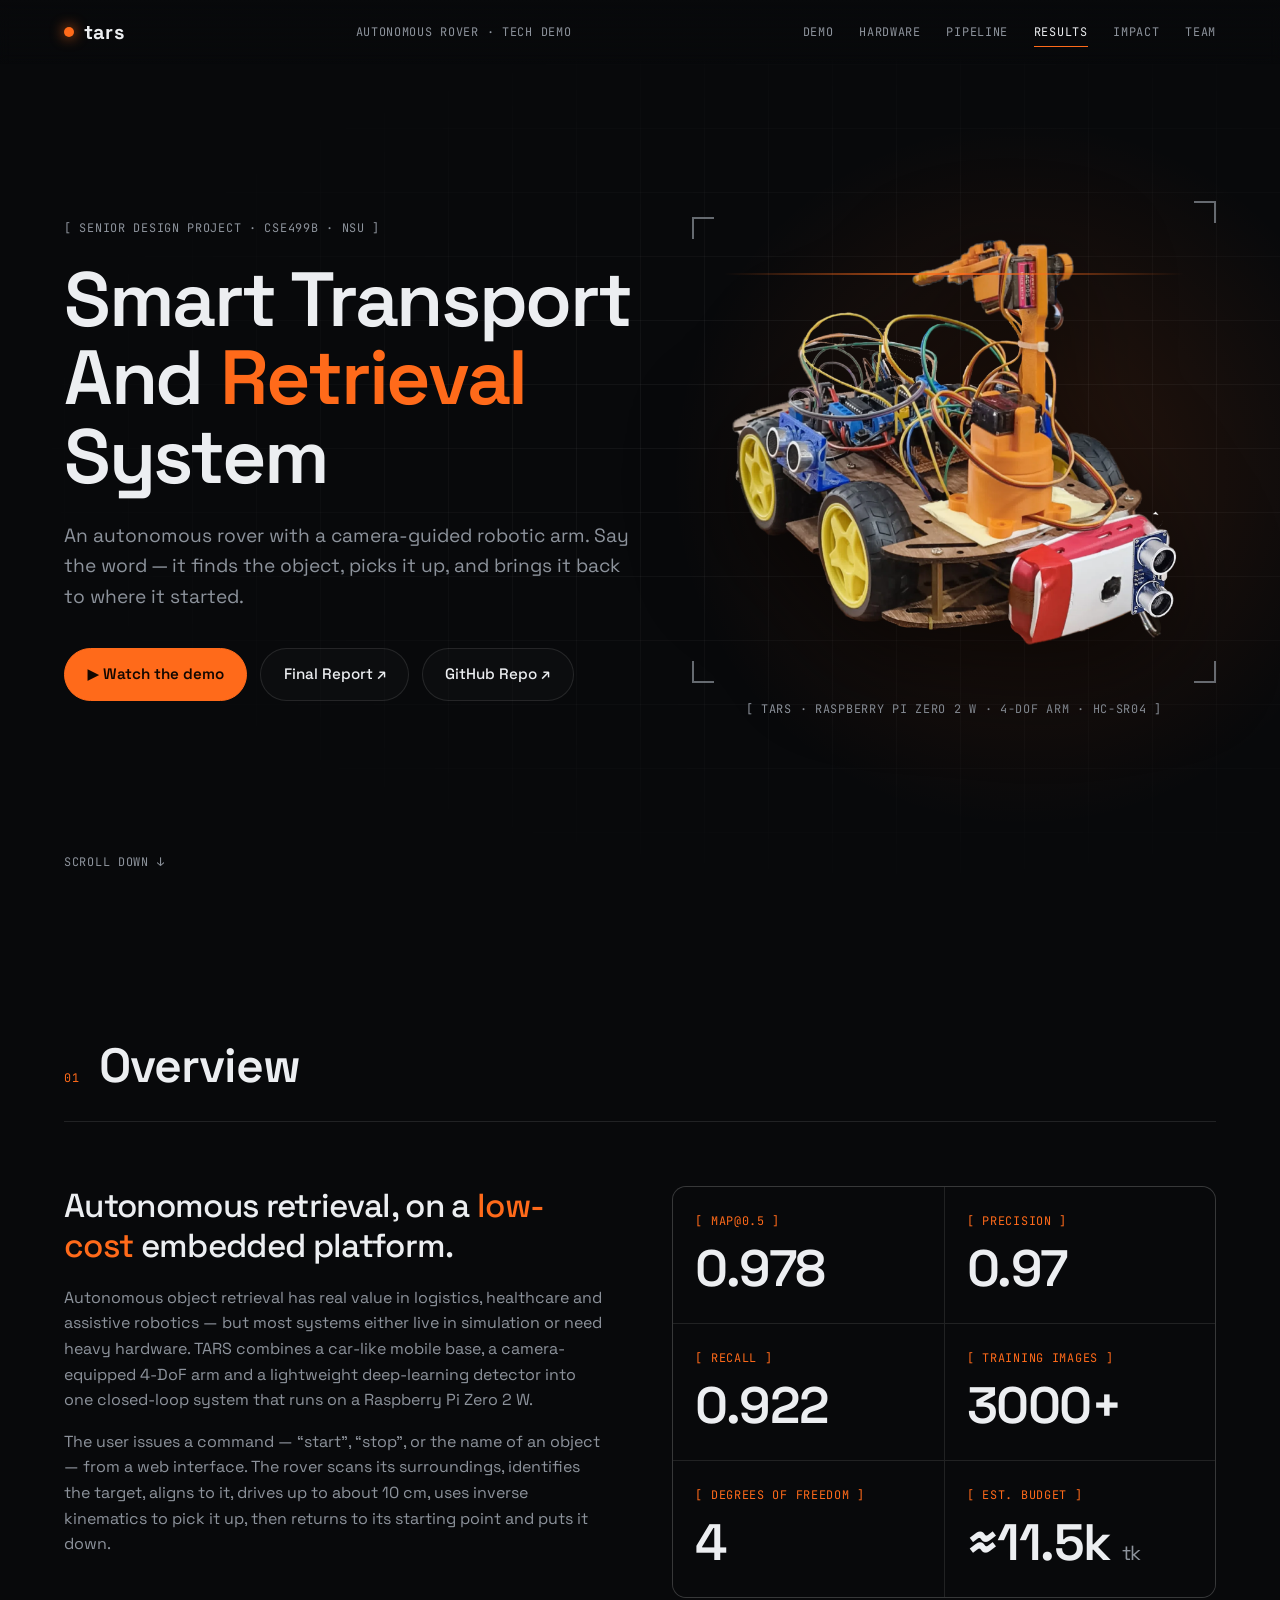
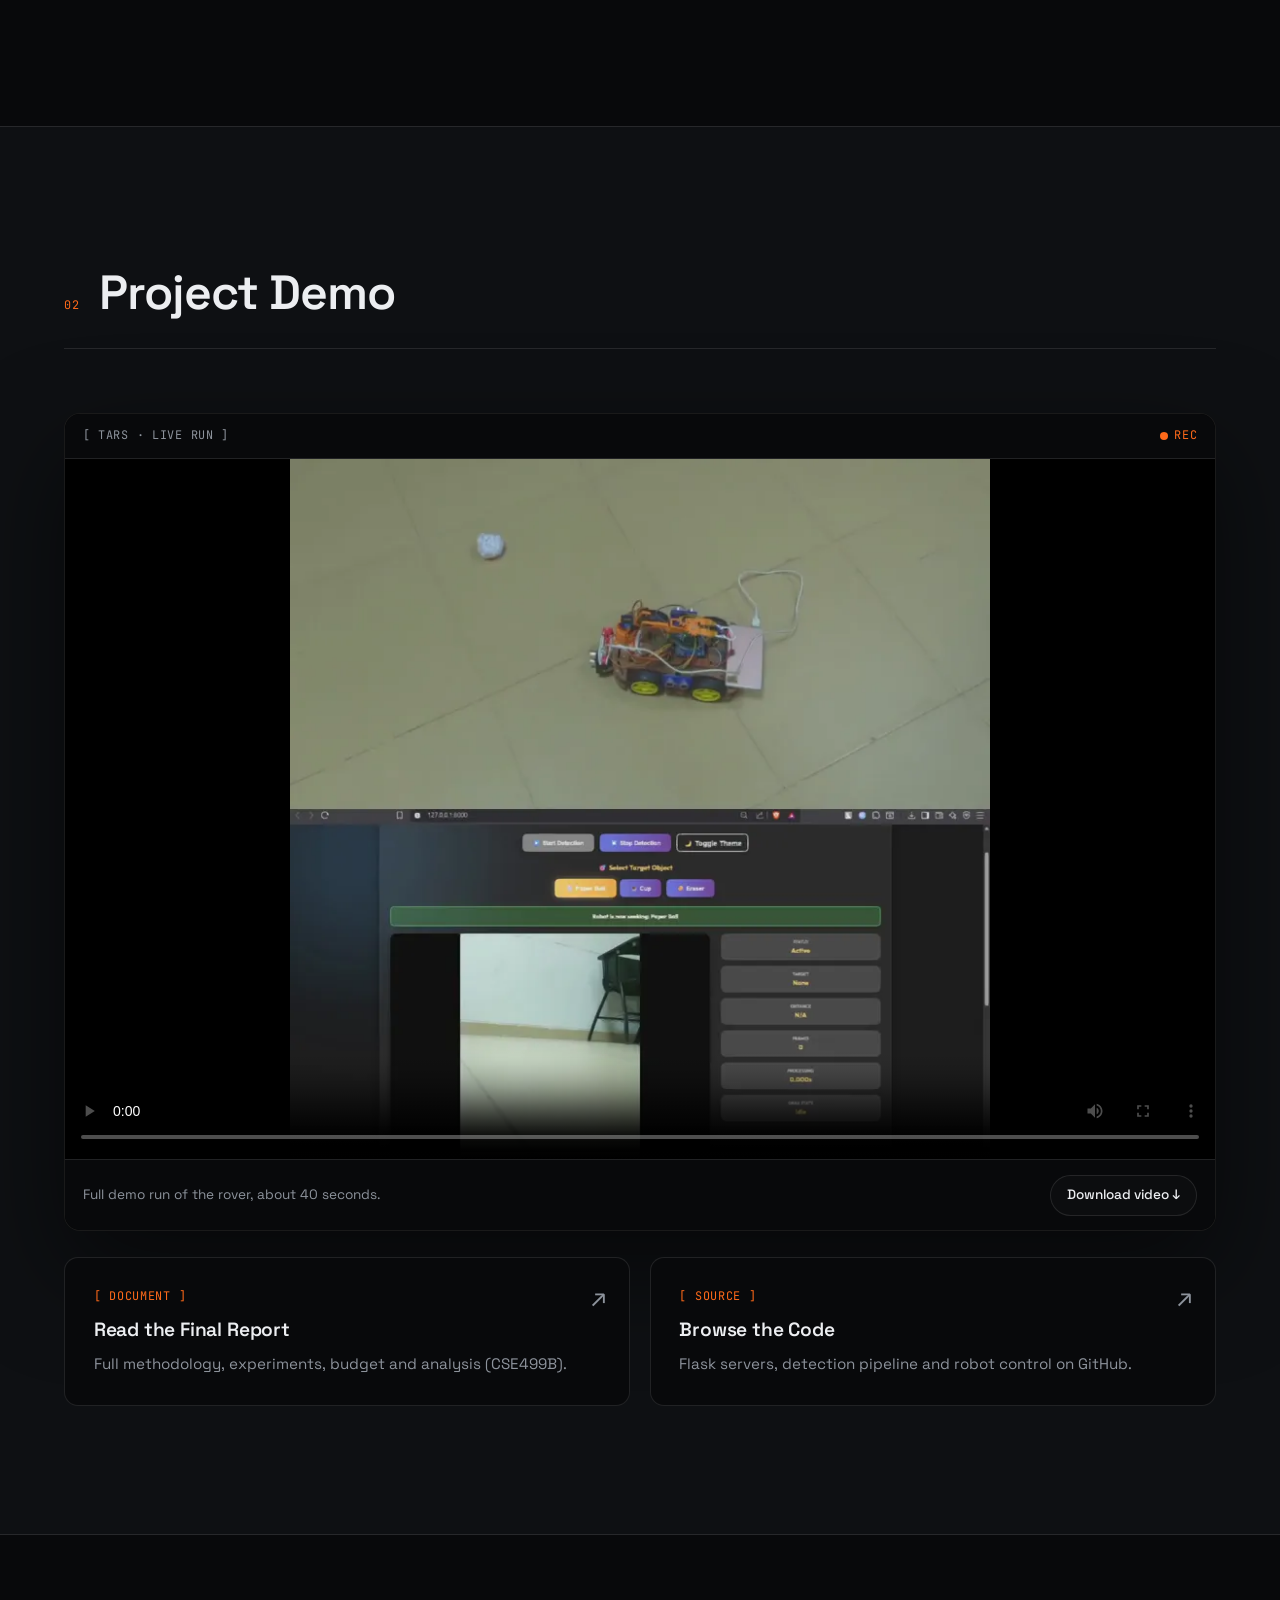
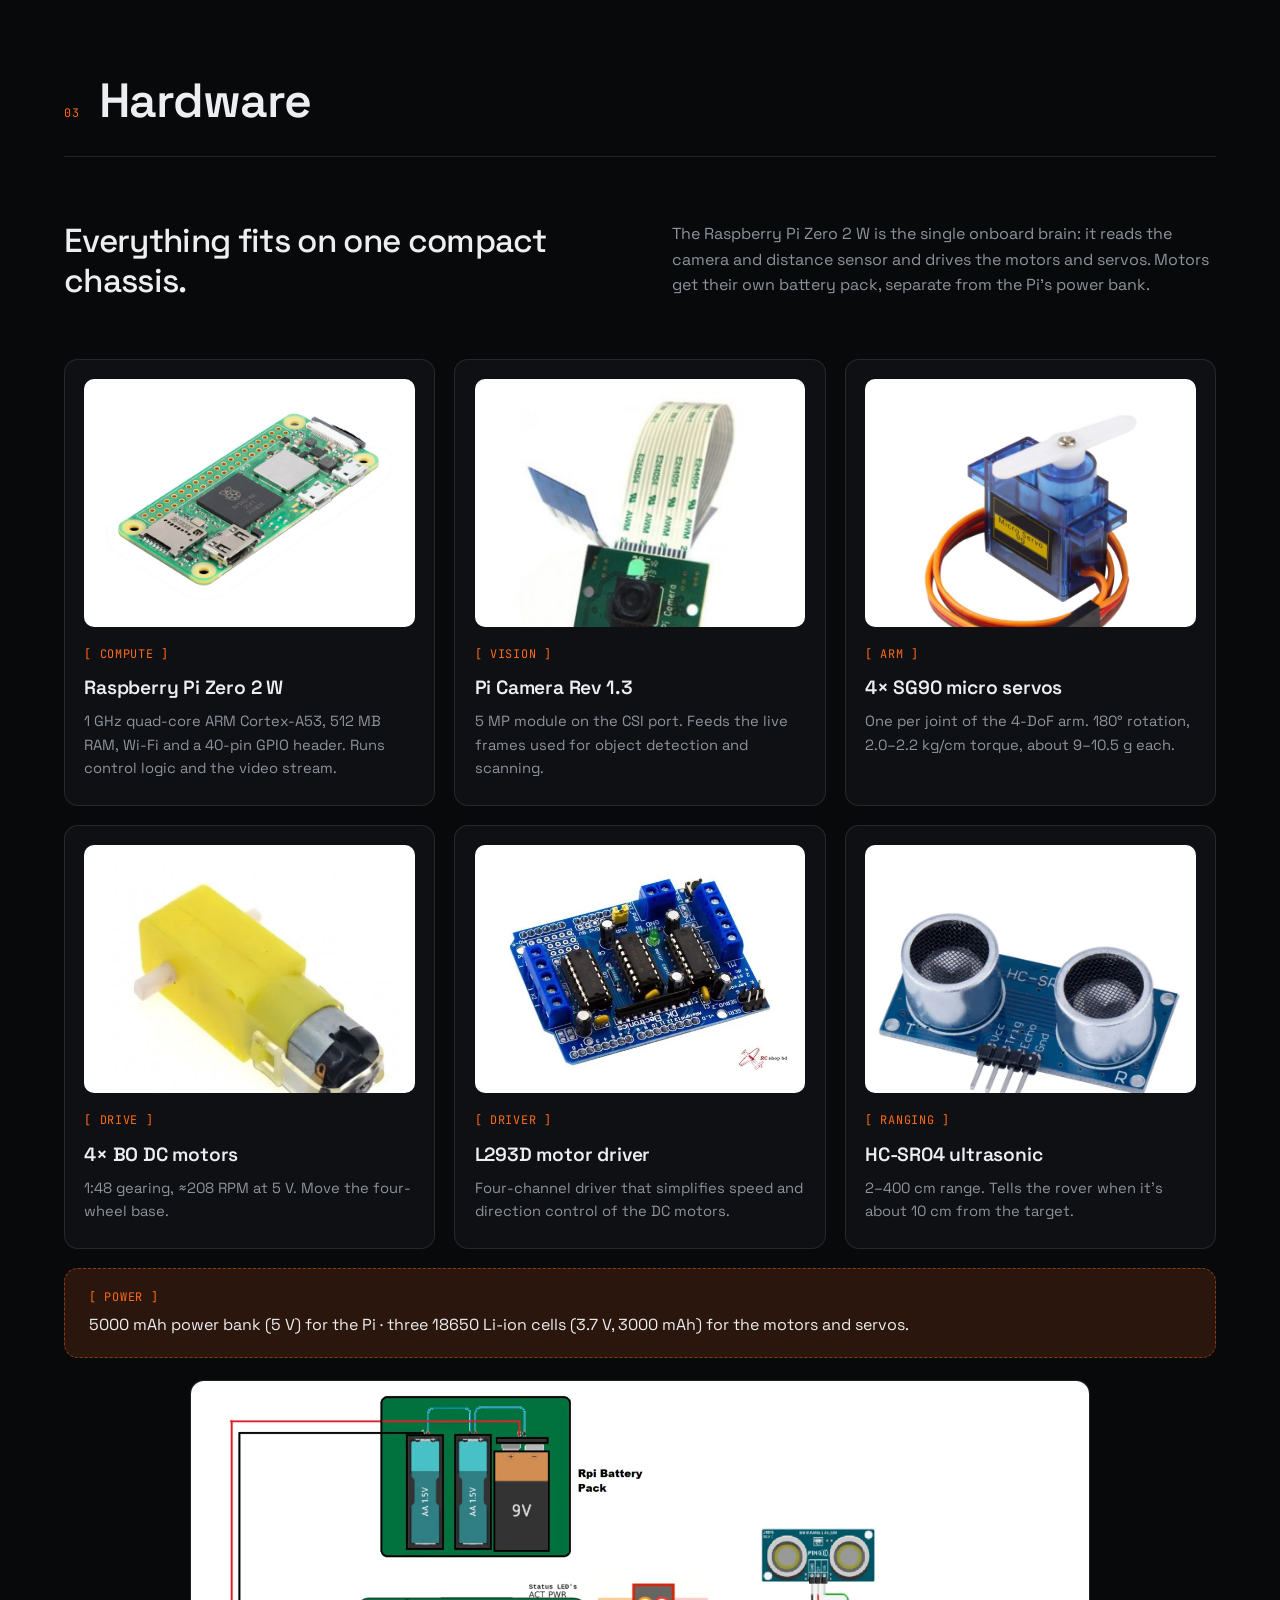
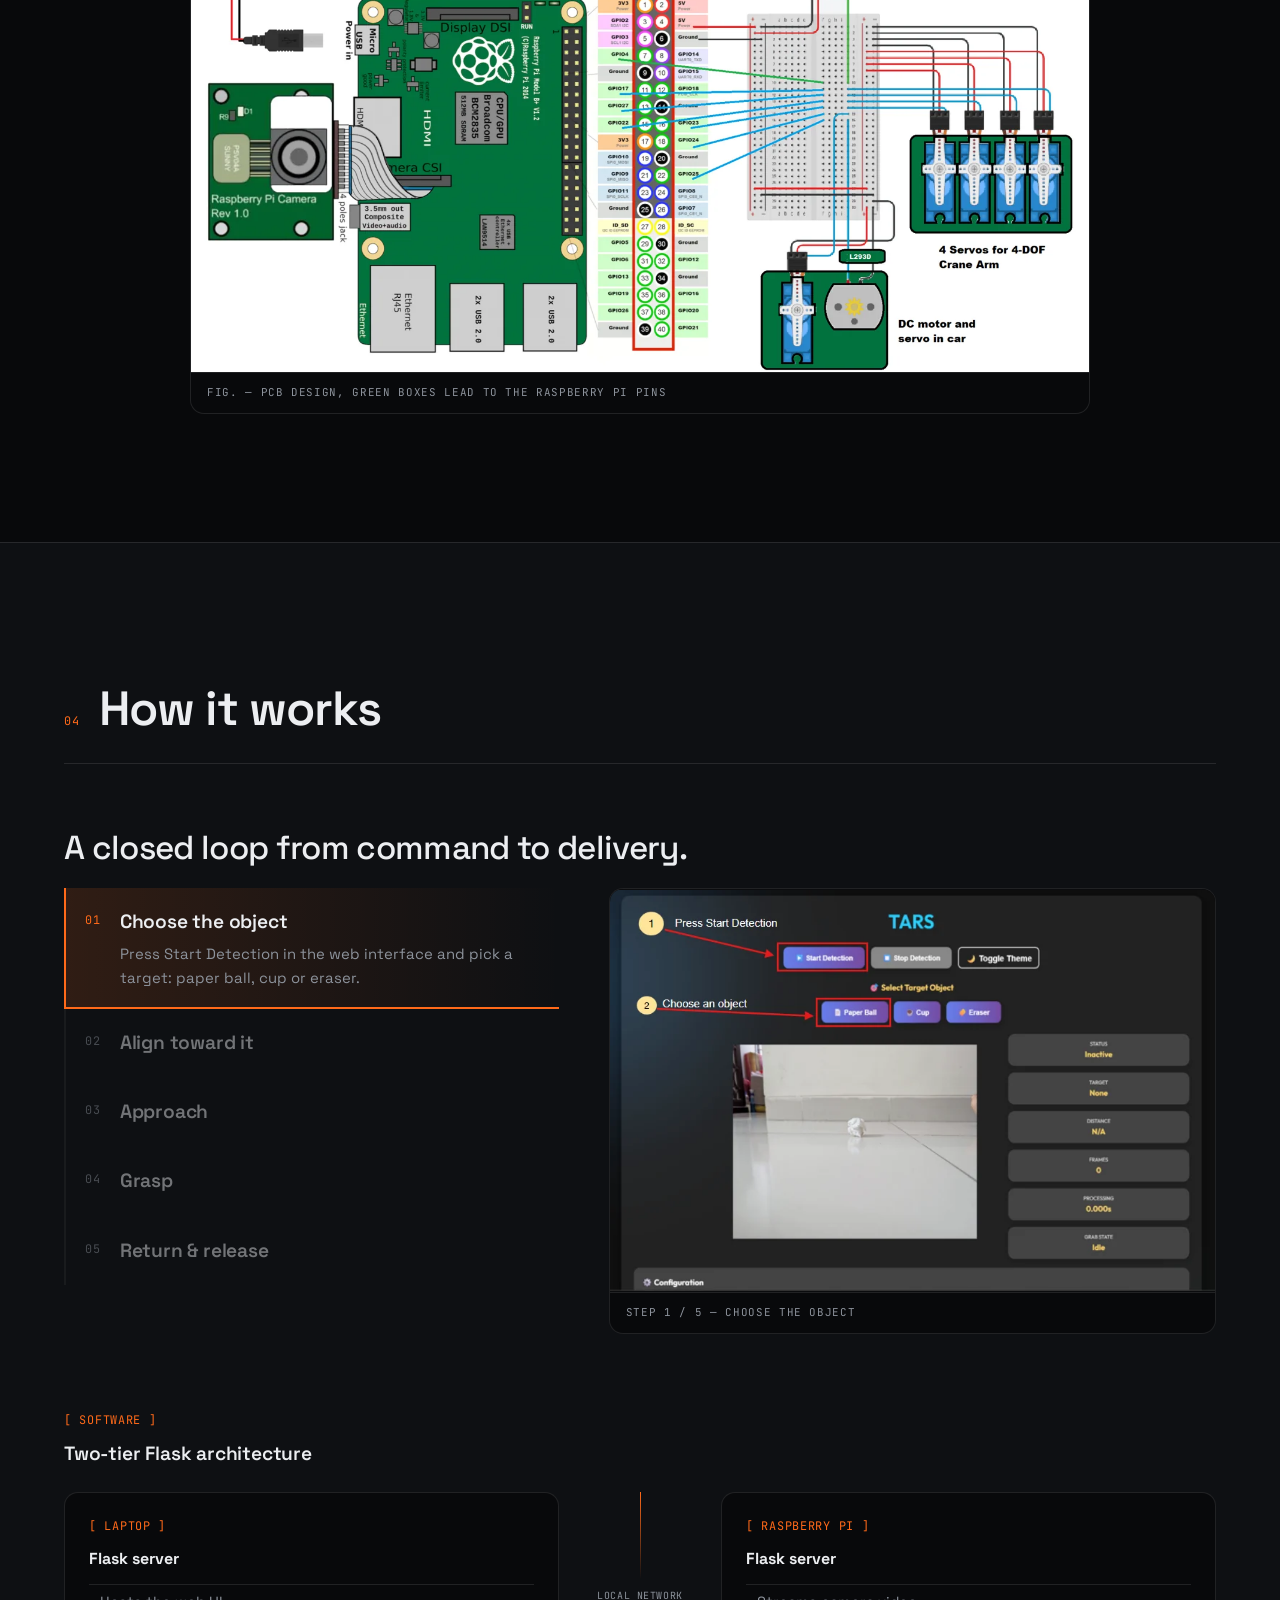
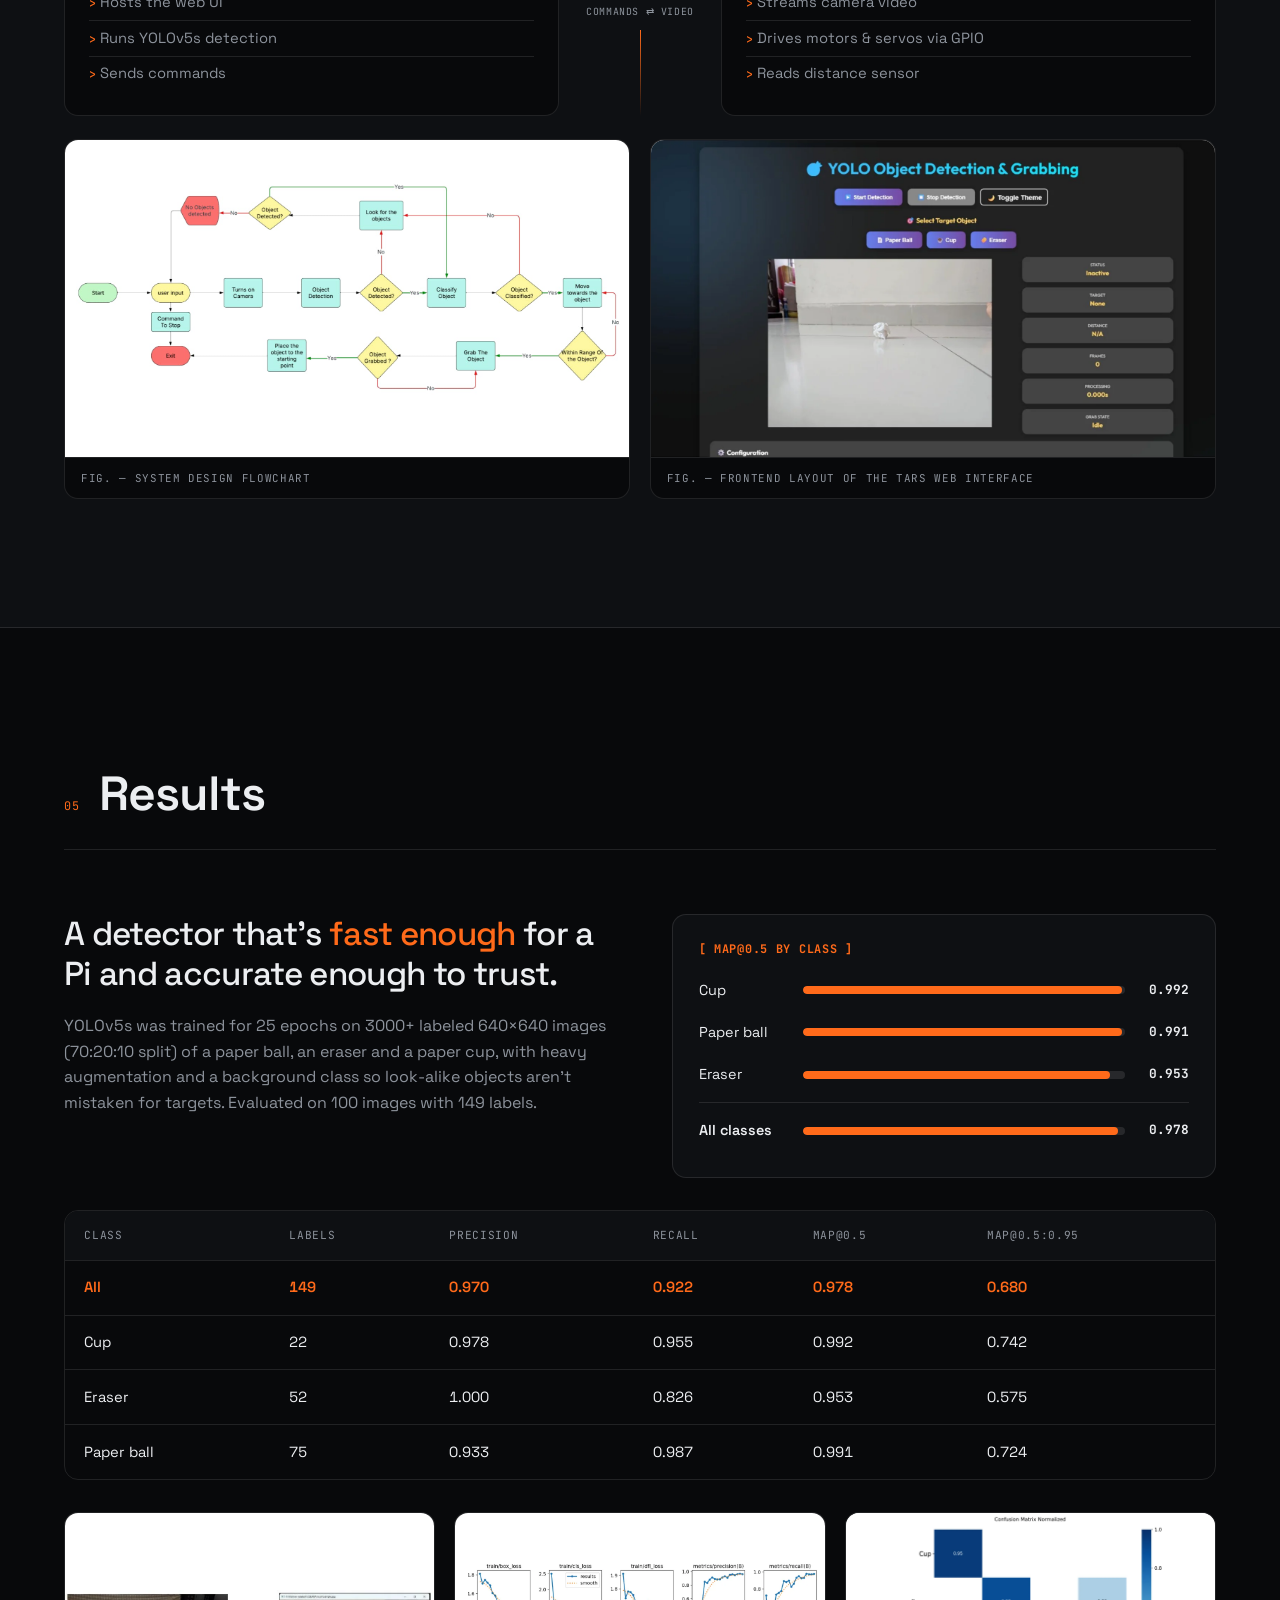
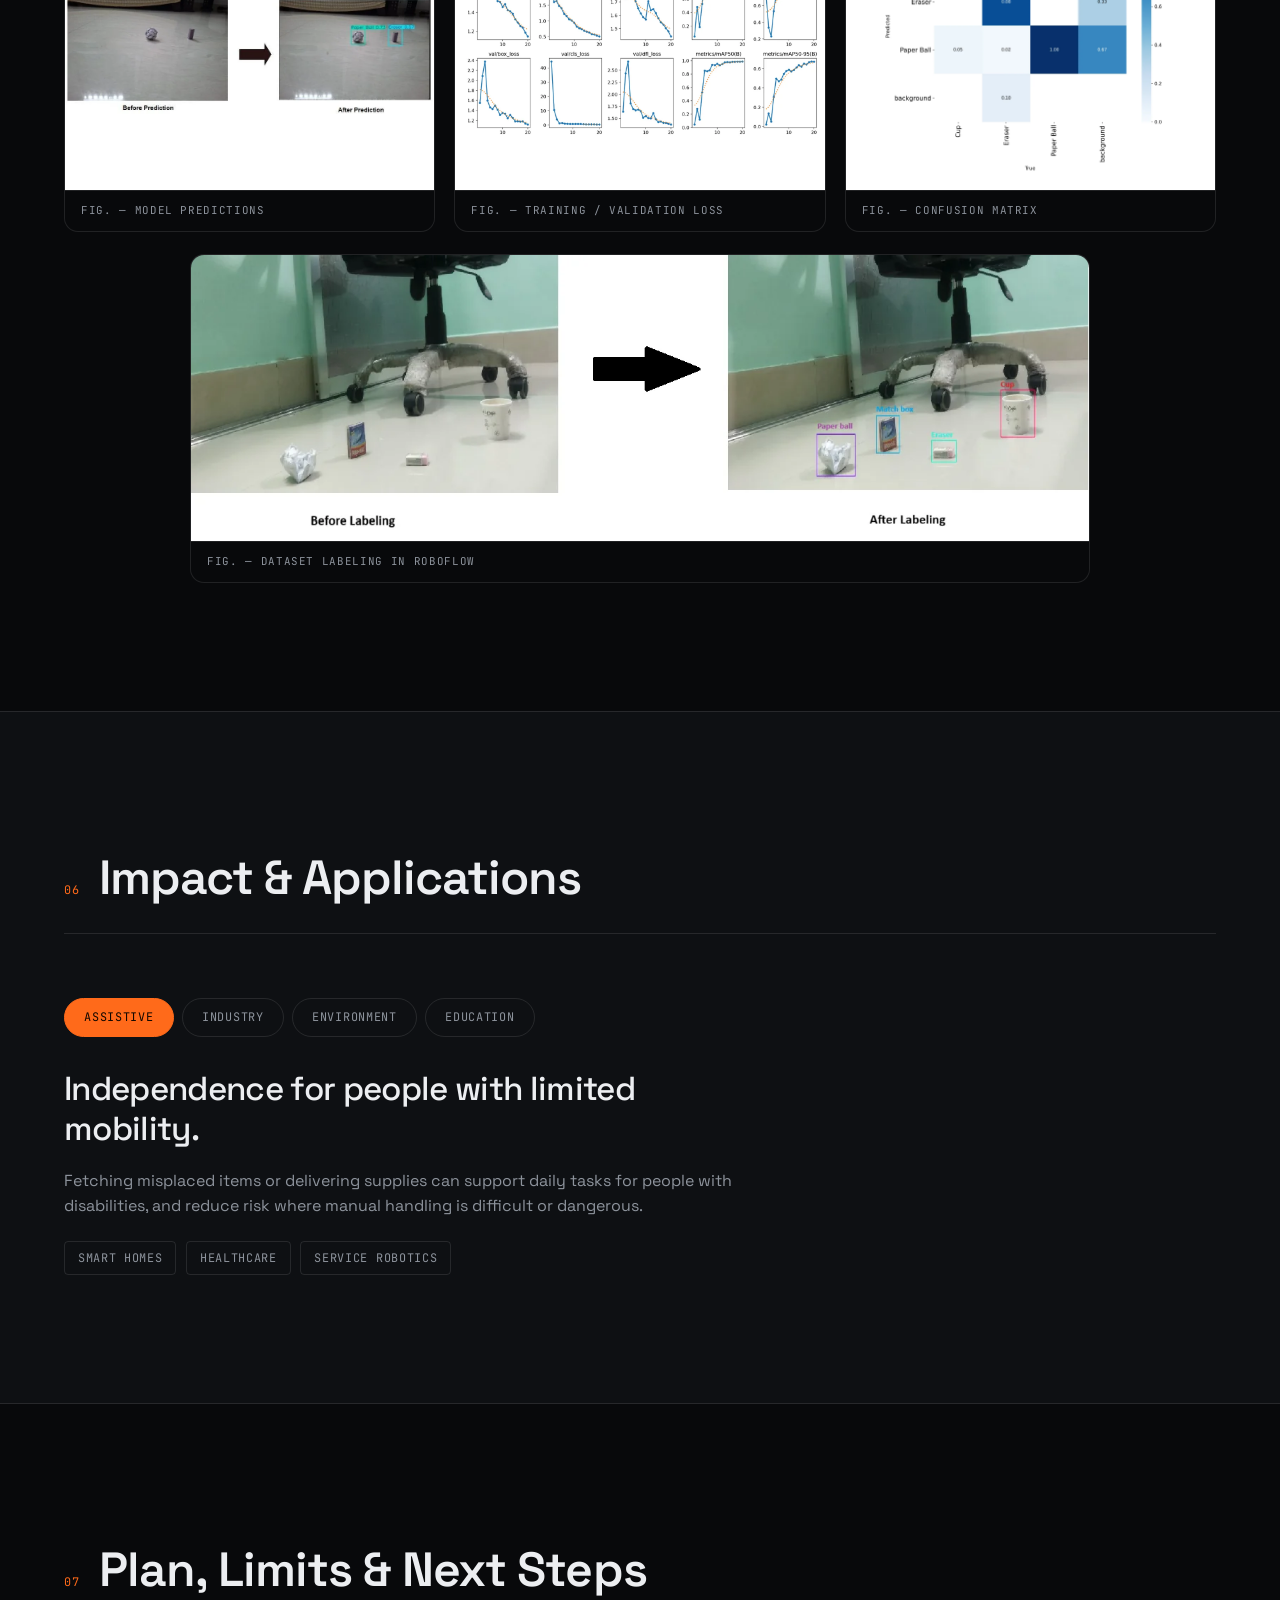
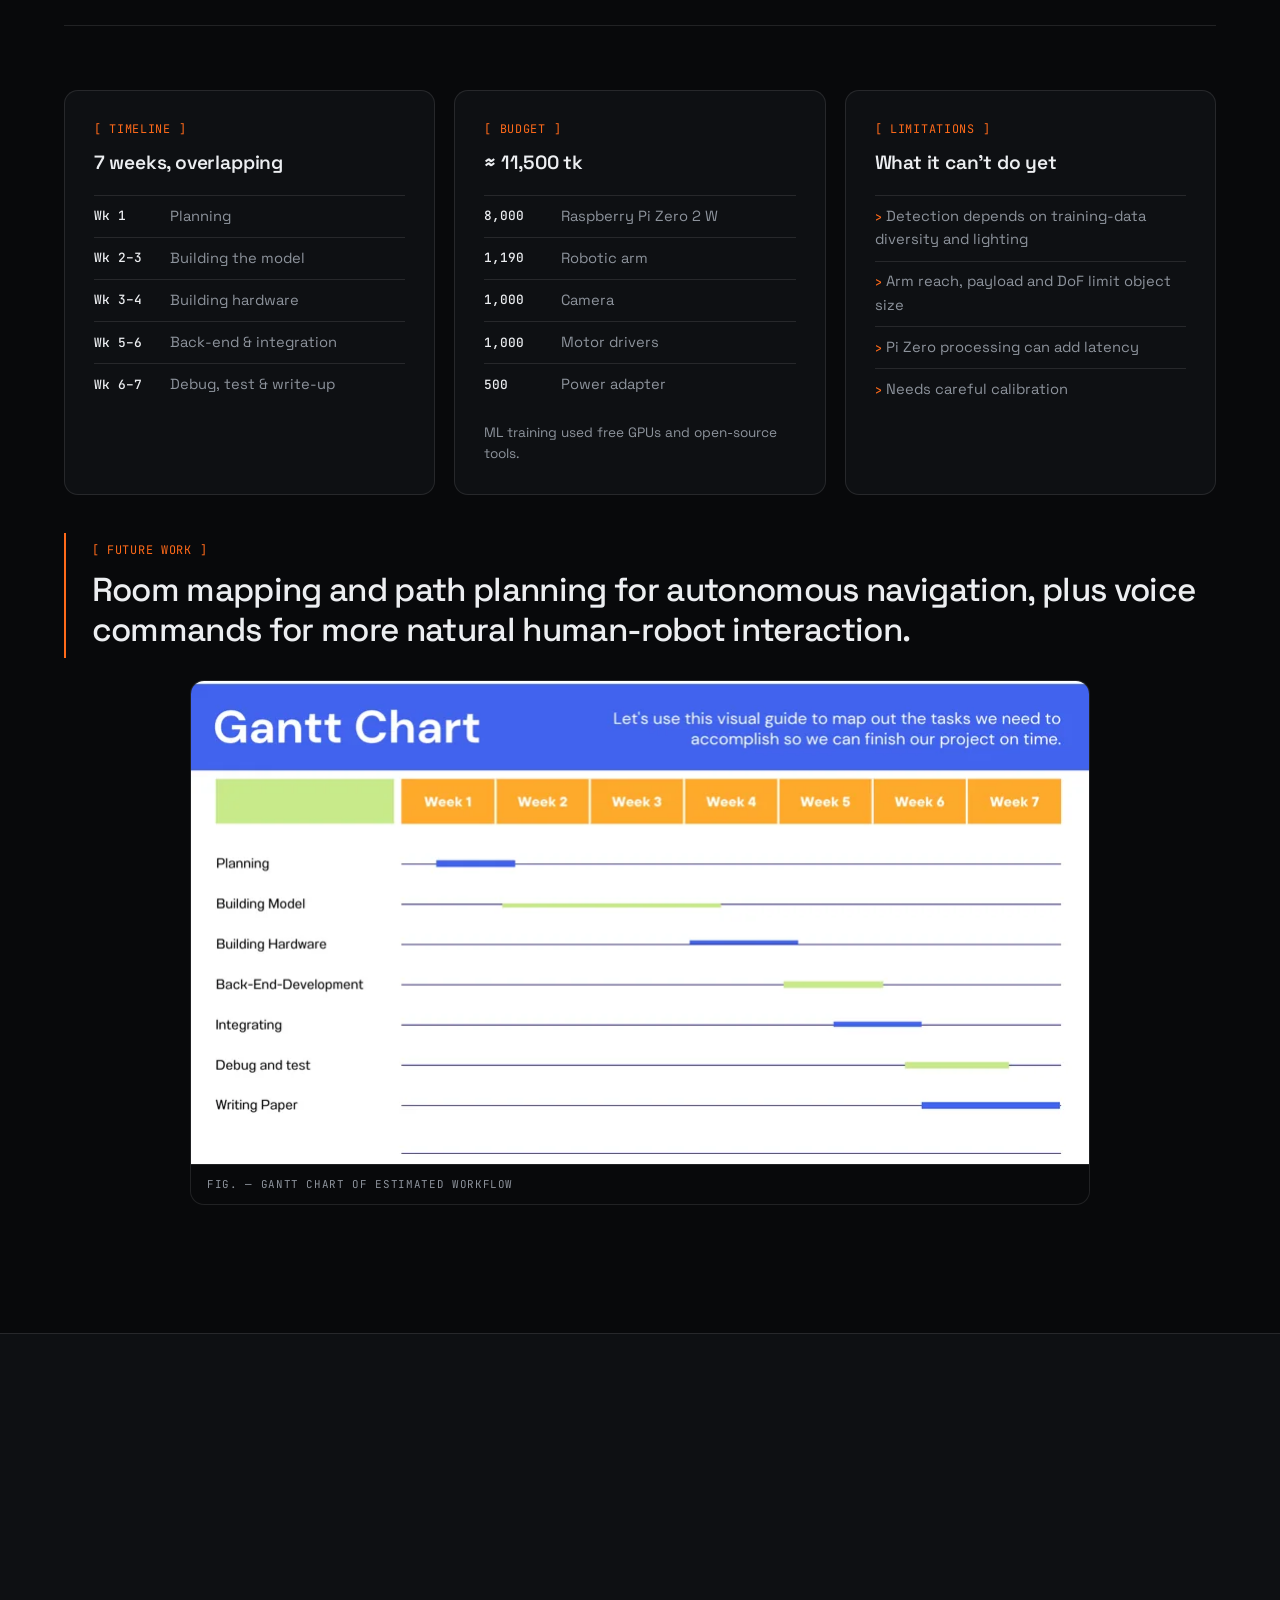
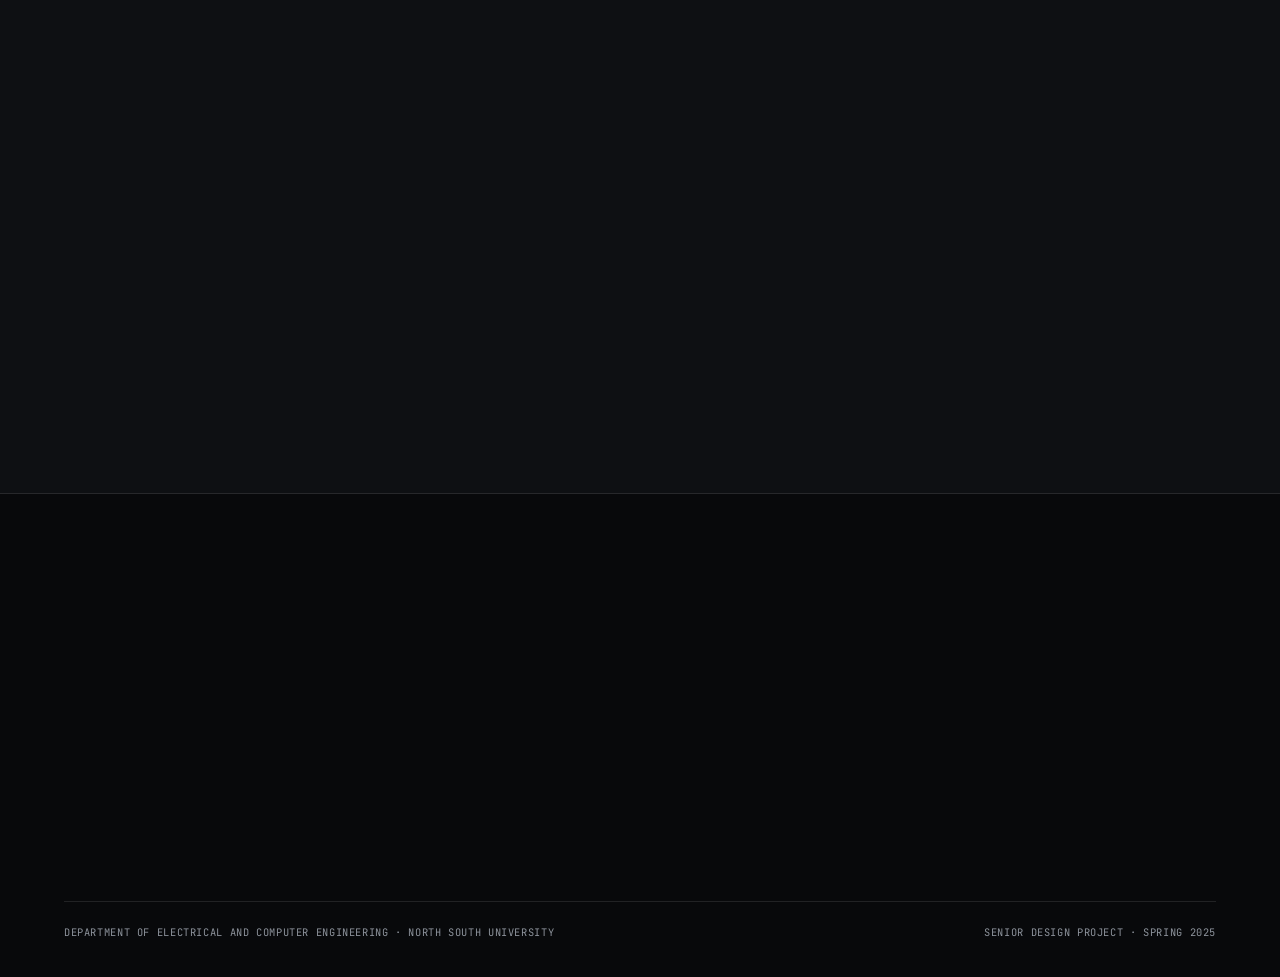
<file: index.html>
<!DOCTYPE html>
<html lang="en">
<head>
<meta charset="utf-8">
<meta name="viewport" content="width=device-width, initial-scale=1">
<title>TARS — Smart Transport And Retrieval System</title>
<meta name="description" content="TARS is an autonomous rover with a 4-DoF arm that detects, picks up and returns objects using YOLOv5s on a Raspberry Pi Zero 2 W. NSU senior design project, Spring 2025.">
<meta property="og:title" content="TARS — Smart Transport And Retrieval System">
<meta property="og:description" content="An autonomous rover that finds, grabs and returns objects. YOLOv5s · Inverse kinematics · Raspberry Pi.">
<meta property="og:image" content="assets/rover.webp">
<link rel="icon" href="assets/favicon.png">
<link rel="preconnect" href="https://fonts.googleapis.com">
<link rel="preconnect" href="https://fonts.gstatic.com" crossorigin>
<link href="https://fonts.googleapis.com/css2?family=JetBrains+Mono:wght@400;500&family=Space+Grotesk:wght@400;500;600;700&display=swap" rel="stylesheet">
<link rel="stylesheet" href="style.css">
<script>document.documentElement.classList.add('js')</script>
</head>
<body>

<!-- progress bar -->
<div class="progress" id="progress"></div>

<!-- NAV -->
<header class="nav">
  <a href="#hero" class="brand"><span class="dot"></span>tars</a>
  <div class="nav-mid mono">Autonomous Rover · Tech Demo</div>
  <nav class="nav-links mono" id="navLinks">
    <a href="#demo">Demo</a>
    <a href="#hardware">Hardware</a>
    <a href="#pipeline">Pipeline</a>
    <a href="#results">Results</a>
    <a href="#impact">Impact</a>
    <a href="#team">Team</a>
  </nav>
  <button class="menu-btn mono" id="menuBtn" aria-label="Toggle menu">menu</button>
</header>

<main>

<!-- HERO -->
<section class="hero" id="hero">
  <div class="grid-bg"></div>
  <div class="hero-inner">
    <div class="hero-copy">
      <p class="tag mono">[ Senior Design Project · CSE499B · NSU ]</p>
      <h1>Smart Transport <br>And <span class="accent">Retrieval</span> System</h1>
      <p class="lead">An autonomous rover with a camera-guided robotic arm. Say the word — it finds the object, picks it up, and brings it back to where it started.</p>
      <div class="cta-row">
        <a class="btn primary" href="#demo">▶ Watch the demo</a>
        <a class="btn" href="https://drive.google.com/file/d/1x4nU5dVO1PKBptkkQc-nvLlIwuIzyJZN/view?usp=sharing" target="_blank" rel="noopener">Final Report ↗</a>
        <a class="btn" href="https://github.com/TrulyFalse/Autonomous-Rover-CSE499" target="_blank" rel="noopener">GitHub Repo ↗</a>
      </div>
    </div>
    <div class="hero-visual">
      <div class="rover-wrap">
        <img src="assets/rover.webp" alt="The TARS rover: a four-wheel chassis with an orange 4-DoF robotic arm, ultrasonic sensor and camera" class="rover">
        <div class="scanline"></div>
        <span class="corner tl"></span><span class="corner tr"></span><span class="corner bl"></span><span class="corner br"></span>
      </div>
      <p class="mono caption">[ TARS · Raspberry Pi Zero 2 W · 4-DoF arm · HC-SR04 ]</p>
    </div>
  </div>
  <div class="scroll-hint mono">Scroll down <span>↓</span></div>
</section>

<!-- MARQUEE
<div class="marquee" aria-hidden="true">
  <div class="marquee-track mono">
    <span>Detect</span><span>•</span><span>Align</span><span>•</span><span>Approach</span><span>•</span><span>Fetch</span><span>•</span><span>Return</span><span>•</span><span>Place</span><span>•</span>
    <span>Detect</span><span>•</span><span>Align</span><span>•</span><span>Approach</span><span>•</span><span>Fetch</span><span>•</span><span>Return</span><span>•</span><span>Place</span><span>•</span>
  </div>
</div> -->

<!-- INTRO / STATS -->
<section class="section" id="overview">
  <div class="sec-head reveal"><span class="num mono">01</span><h2>Overview</h2></div>
  <div class="two-col">
    <div class="reveal">
      <p class="big">Autonomous retrieval, on a <em>low-cost</em> embedded platform.</p>
      <p class="muted">Autonomous object retrieval has real value in logistics, healthcare and assistive robotics — but most systems either live in simulation or need heavy hardware. TARS combines a car-like mobile base, a camera-equipped 4-DoF arm and a lightweight deep-learning detector into one closed-loop system that runs on a Raspberry Pi Zero 2 W.</p>
      <p class="muted">The user issues a command — “start”, “stop”, or the name of an object — from a web interface. The rover scans its surroundings, identifies the target, aligns to it, drives up to about 10&nbsp;cm, uses inverse kinematics to pick it up, then returns to its starting point and puts it down.</p>
    </div>
    <div class="stats reveal">
      <div class="stat"><span class="mono lbl">[ mAP@0.5 ]</span><b data-count="0.978" data-dec="3">0.978</b></div>
      <div class="stat"><span class="mono lbl">[ Precision ]</span><b data-count="0.97" data-dec="2">0.97</b></div>
      <div class="stat"><span class="mono lbl">[ Recall ]</span><b data-count="0.922" data-dec="3">0.922</b></div>
      <div class="stat"><span class="mono lbl">[ Training images ]</span><b data-count="3000" data-dec="0" data-suffix="+">3000+</b></div>
      <div class="stat"><span class="mono lbl">[ Degrees of freedom ]</span><b data-count="4" data-dec="0">4</b></div>
      <div class="stat"><span class="mono lbl">[ Est. budget ]</span><b>≈11.5k <small>tk</small></b></div>
    </div>
  </div>
</section>

<!-- DEMO VIDEO -->
<section class="section dark2" id="demo">
  <div class="sec-head reveal"><span class="num mono">02</span><h2>Project Demo</h2></div>
  <div class="video-shell reveal">
    <div class="video-bar mono"><span>[ TARS · live run ]</span><span class="rec"><i></i> REC</span></div>
    <div class="video-frame">
      <video controls playsinline preload="metadata" poster="assets/demo-poster.webp" title="TARS project demo video">
        <source src="assets/demo.mp4" type="video/mp4">
        Your browser doesn’t support embedded video. <a href="assets/demo.mp4">Download the demo video</a>.
      </video>
    </div>
    <div class="video-foot">
      <p class="muted">Full demo run of the rover, about 40 seconds.</p>
      <a class="btn small" href="assets/demo.mp4" download>Download video ↓</a>
    </div>
  </div>

  <div class="link-cards reveal">
    <a class="link-card" href="https://drive.google.com/file/d/1x4nU5dVO1PKBptkkQc-nvLlIwuIzyJZN/view?usp=sharing" target="_blank" rel="noopener">
      <span class="mono lbl">[ document ]</span>
      <h3>Read the Final Report</h3>
      <p>Full methodology, experiments, budget and analysis (CSE499B).</p>
      <span class="arrow">↗</span>
    </a>
    <a class="link-card" href="https://github.com/TrulyFalse/Autonomous-Rover-CSE499" target="_blank" rel="noopener">
      <span class="mono lbl">[ source ]</span>
      <h3>Browse the Code</h3>
      <p>Flask servers, detection pipeline and robot control on GitHub.</p>
      <span class="arrow">↗</span>
    </a>
  </div>
</section>

<!-- HARDWARE -->
<section class="section" id="hardware">
  <div class="sec-head reveal"><span class="num mono">03</span><h2>Hardware</h2></div>
  <div class="hw-intro two-col">
    <p class="big reveal">Everything fits on one compact chassis.</p>
    <p class="muted reveal">The Raspberry Pi Zero 2 W is the single onboard brain: it reads the camera and distance sensor and drives the motors and servos. Motors get their own battery pack, separate from the Pi’s power bank.</p>
  </div>

  <div class="parts">
    <article class="part reveal">
      <div class="part-img"><img src="assets/rpi.webp" alt="Raspberry Pi Zero 2 W" loading="lazy"></div>
      <span class="mono lbl">[ compute ]</span>
      <h3>Raspberry Pi Zero 2 W</h3>
      <p>1&nbsp;GHz quad-core ARM Cortex-A53, 512&nbsp;MB RAM, Wi-Fi and a 40-pin GPIO header. Runs control logic and the video stream.</p>
    </article>
    <article class="part reveal">
      <div class="part-img"><img src="assets/cam.webp" alt="Raspberry Pi Camera Rev 1.3" loading="lazy"></div>
      <span class="mono lbl">[ vision ]</span>
      <h3>Pi Camera Rev 1.3</h3>
      <p>5&nbsp;MP module on the CSI port. Feeds the live frames used for object detection and scanning.</p>
    </article>
    <article class="part reveal">
      <div class="part-img"><img src="assets/servo.webp" alt="SG90 micro servo" loading="lazy"></div>
      <span class="mono lbl">[ arm ]</span>
      <h3>4× SG90 micro servos</h3>
      <p>One per joint of the 4-DoF arm. 180° rotation, 2.0–2.2&nbsp;kg/cm torque, about 9–10.5&nbsp;g each.</p>
    </article>
    <article class="part reveal">
      <div class="part-img"><img src="assets/motor.webp" alt="BO DC motor" loading="lazy"></div>
      <span class="mono lbl">[ drive ]</span>
      <h3>4× BO DC motors</h3>
      <p>1:48 gearing, ≈208&nbsp;RPM at 5&nbsp;V. Move the four-wheel base.</p>
    </article>
    <article class="part reveal">
      <div class="part-img"><img src="assets/l293.webp" alt="L293D motor driver shield" loading="lazy"></div>
      <span class="mono lbl">[ driver ]</span>
      <h3>L293D motor driver</h3>
      <p>Four-channel driver that simplifies speed and direction control of the DC motors.</p>
    </article>
    <article class="part reveal">
      <div class="part-img"><img src="assets/sonar.webp" alt="HC-SR04 ultrasonic sensor" loading="lazy"></div>
      <span class="mono lbl">[ ranging ]</span>
      <h3>HC-SR04 ultrasonic</h3>
      <p>2–400&nbsp;cm range. Tells the rover when it’s about 10&nbsp;cm from the target.</p>
    </article>
  </div>

  <div class="power reveal">
    <span class="mono lbl">[ power ]</span>
    <p>5000&nbsp;mAh power bank (5&nbsp;V) for the Pi · three 18650 Li-ion cells (3.7&nbsp;V, 3000&nbsp;mAh) for the motors and servos.</p>
  </div>

  <div class="fig-row">
    <figure class="fig reveal light slim">
      <img src="assets/pcb.webp" alt="Custom PCB design for the TARS system" loading="lazy" data-zoom>
      <figcaption class="mono">Fig. — PCB design, green boxes lead to the Raspberry Pi pins</figcaption>
    </figure>
  </div>
</section>

<!-- PIPELINE -->
<section class="section dark2" id="pipeline">
  <div class="sec-head reveal"><span class="num mono">04</span><h2>How it works</h2></div>

  <p class="big reveal narrow">A closed loop from command to delivery.</p>

  <div class="pipe">
    <ol class="steps reveal" id="steps">
      <li class="active" data-step="0"><span class="mono">01</span><div><h3>Choose the object</h3><p>Press Start Detection in the web interface and pick a target: paper ball, cup or eraser.</p></div></li>
      <li data-step="1"><span class="mono">02</span><div><h3>Align toward it</h3><p>The rover rotates through repeated 360° scans until YOLOv5s spots the target, then lines up with it.</p></div></li>
      <li data-step="2"><span class="mono">03</span><div><h3>Approach</h3><p>It drives forward until the HC-SR04 reads about 10&nbsp;cm — within the arm’s grasping range.</p></div></li>
      <li data-step="3"><span class="mono">04</span><div><h3>Grasp</h3><p>Inverse kinematics computes the servo angles that swing the arm down and the claw closes on the object.</p></div></li>
      <li data-step="4"><span class="mono">05</span><div><h3>Return &amp; release</h3><p>Holding the object, the rover drives back to its starting point and puts it down. A stop command can halt everything at any time.</p></div></li>
    </ol>
    <figure class="fig sticky stage reveal" id="stage">
      <div class="stage-imgs">
        <img class="on" src="assets/step1.webp" alt="Step 1: the TARS web interface with Start Detection and Paper Ball highlighted">
        <img src="assets/step2.webp" alt="Step 2: the rover rotating to align toward a paper ball" loading="lazy">
        <img src="assets/step3.webp" alt="Step 3: the rover approaching the paper ball, distance reading 10.2" loading="lazy">
        <img src="assets/step4.webp" alt="Step 4: the arm reaching down to pick up the paper ball" loading="lazy">
        <img src="assets/step5.webp" alt="Step 5: the arm holding the picked-up paper ball" loading="lazy">
      </div>
      <figcaption class="mono"><span id="stageCap">Step 1 / 5 — Choose the object</span></figcaption>
    </figure>
  </div>

  <div class="arch">
    <div class="sec-sub reveal"><span class="mono lbl">[ software ]</span><h3>Two-tier Flask architecture</h3></div>
    <div class="arch-grid reveal">
      <div class="node">
        <span class="mono lbl">[ laptop ]</span>
        <h4>Flask server</h4>
        <ul><li>Hosts the web UI</li><li>Runs YOLOv5s detection</li><li>Sends commands</li></ul>
      </div>
      <div class="link-mid mono"><i></i><span>local network<br>commands ⇄ video</span><i></i></div>
      <div class="node">
        <span class="mono lbl">[ raspberry pi ]</span>
        <h4>Flask server</h4>
        <ul><li>Streams camera video</li><li>Drives motors &amp; servos via GPIO</li><li>Reads distance sensor</li></ul>
      </div>
    </div>
    <div class="fig-row two">
      <figure class="fig reveal light">
        <img src="assets/flow.webp" alt="System flowchart" loading="lazy" data-zoom>
        <figcaption class="mono">Fig. — System design flowchart</figcaption>
      </figure>
      <figure class="fig reveal light">
        <img src="assets/ui.webp" alt="TARS web interface" loading="lazy" data-zoom>
        <figcaption class="mono">Fig. — Frontend layout of the TARS web interface</figcaption>
      </figure>
    </div>
  </div>
</section>

<!-- RESULTS -->
<section class="section" id="results">
  <div class="sec-head reveal"><span class="num mono">05</span><h2>Results</h2></div>

  <div class="two-col">
    <div class="reveal">
      <p class="big">A detector that’s <em>fast enough</em> for a Pi and accurate enough to trust.</p>
      <p class="muted">YOLOv5s was trained for 25 epochs on 3000+ labeled 640×640 images (70:20:10 split) of a paper ball, an eraser and a paper cup, with heavy augmentation and a background class so look-alike objects aren’t mistaken for targets. Evaluated on 100 images with 149 labels.</p>
    </div>
    <div class="bars reveal" id="bars">
      <h4 class="mono lbl">[ mAP@0.5 by class ]</h4>
      <div class="bar"><span>Cup</span><div><i style="--w:99.2%"></i></div><b>0.992</b></div>
      <div class="bar"><span>Paper ball</span><div><i style="--w:99.1%"></i></div><b>0.991</b></div>
      <div class="bar"><span>Eraser</span><div><i style="--w:95.3%"></i></div><b>0.953</b></div>
      <div class="bar all"><span>All classes</span><div><i style="--w:97.8%"></i></div><b>0.978</b></div>
    </div>
  </div>

  <div class="table-wrap reveal">
    <table>
      <thead><tr><th>Class</th><th>Labels</th><th>Precision</th><th>Recall</th><th>mAP@0.5</th><th>mAP@0.5:0.95</th></tr></thead>
      <tbody>
        <tr class="all"><td>All</td><td>149</td><td>0.970</td><td>0.922</td><td>0.978</td><td>0.680</td></tr>
        <tr><td>Cup</td><td>22</td><td>0.978</td><td>0.955</td><td>0.992</td><td>0.742</td></tr>
        <tr><td>Eraser</td><td>52</td><td>1.000</td><td>0.826</td><td>0.953</td><td>0.575</td></tr>
        <tr><td>Paper ball</td><td>75</td><td>0.933</td><td>0.987</td><td>0.991</td><td>0.724</td></tr>
      </tbody>
    </table>
  </div>

  <div class="fig-row three">
    <figure class="fig reveal light">
      <img src="assets/pred.webp" alt="Sample predictions of the trained model" loading="lazy" data-zoom>
      <figcaption class="mono">Fig. — Model predictions</figcaption>
    </figure>
    <figure class="fig reveal light">
      <img src="assets/loss.webp" alt="Training and validation loss graph" loading="lazy" data-zoom>
      <figcaption class="mono">Fig. — Training / validation loss</figcaption>
    </figure>
    <figure class="fig reveal light">
      <img src="assets/cm.webp" alt="Confusion matrix" loading="lazy" data-zoom>
      <figcaption class="mono">Fig. — Confusion matrix</figcaption>
    </figure>
  </div>
  <div class="fig-row">
    <figure class="fig reveal light slim">
      <img src="assets/label.webp" alt="Data labeling in Roboflow" loading="lazy" data-zoom>
      <figcaption class="mono">Fig. — Dataset labeling in Roboflow</figcaption>
    </figure>
  </div>
</section>

<!-- IMPACT -->
<section class="section dark2" id="impact">
  <div class="sec-head reveal"><span class="num mono">06</span><h2>Impact &amp; Applications</h2></div>
  <div class="tabs reveal" id="tabs">
    <div class="tab-list mono" role="tablist">
      <button class="on" role="tab" data-tab="0">Assistive</button>
      <button role="tab" data-tab="1">Industry</button>
      <button role="tab" data-tab="2">Environment</button>
      <button role="tab" data-tab="3">Education</button>
    </div>
    <div class="tab-body">
      <div class="tab-panel on" data-panel="0">
        <p class="big">Independence for people with limited mobility.</p>
        <p class="muted">Fetching misplaced items or delivering supplies can support daily tasks for people with disabilities, and reduce risk where manual handling is difficult or dangerous.</p>
        <div class="chips mono"><span>Smart homes</span><span>Healthcare</span><span>Service robotics</span></div>
      </div>
      <div class="tab-panel" data-panel="1">
        <p class="big">Automating repetitive and hazardous handling.</p>
        <p class="muted">The same detect-grasp-transport loop applies to manufacturing, warehousing and logistics, improving workplace safety and throughput.</p>
        <div class="chips mono"><span>Logistics</span><span>Manufacturing</span><span>Warehousing</span></div>
      </div>
      <div class="tab-panel" data-panel="2">
        <p class="big">Less waste, lower energy use.</p>
        <p class="muted">Adapted for sorting in recycling facilities or selective harvesting in precision agriculture. Low-power parts and open-source software support greener, repairable designs.</p>
        <div class="chips mono"><span>Recycling</span><span>Agriculture</span><span>SDG 9 · SDG 12</span></div>
      </div>
      <div class="tab-panel" data-panel="3">
        <p class="big">A hands-on platform for robotics + AI.</p>
        <p class="muted">Bridges embedded systems, computer vision, control and machine learning on affordable hardware — making advanced projects reachable in resource-limited settings.</p>
        <div class="chips mono"><span>STEM education</span><span>Open-source</span><span>SDG 4</span></div>
      </div>
    </div>
  </div>
</section>

<!-- PLAN / LIMITS -->
<section class="section" id="plan">
  <div class="sec-head reveal"><span class="num mono">07</span><h2>Plan, Limits &amp; Next Steps</h2></div>
  <div class="three-col">
    <div class="card reveal">
      <span class="mono lbl">[ timeline ]</span>
      <h3>7 weeks, overlapping</h3>
      <ul class="tl">
        <li><b>Wk 1</b> Planning</li>
        <li><b>Wk 2–3</b> Building the model</li>
        <li><b>Wk 3–4</b> Building hardware</li>
        <li><b>Wk 5–6</b> Back-end &amp; integration</li>
        <li><b>Wk 6–7</b> Debug, test &amp; write-up</li>
      </ul>
    </div>
    <div class="card reveal">
      <span class="mono lbl">[ budget ]</span>
      <h3>≈ 11,500 tk</h3>
      <ul class="tl">
        <li><b>8,000</b> Raspberry Pi Zero 2 W</li>
        <li><b>1,190</b> Robotic arm</li>
        <li><b>1,000</b> Camera</li>
        <li><b>1,000</b> Motor drivers</li>
        <li><b>500</b> Power adapter</li>
      </ul>
      <p class="muted sm">ML training used free GPUs and open-source tools.</p>
    </div>
    <div class="card reveal">
      <span class="mono lbl">[ limitations ]</span>
      <h3>What it can’t do yet</h3>
      <ul class="tl plain">
        <li>Detection depends on training-data diversity and lighting</li>
        <li>Arm reach, payload and DoF limit object size</li>
        <li>Pi Zero processing can add latency</li>
        <li>Needs careful calibration</li>
      </ul>
    </div>
  </div>
  <div class="future reveal">
    <span class="mono lbl">[ future work ]</span>
    <p class="big">Room mapping and path planning for autonomous navigation, plus voice commands for more natural human-robot interaction.</p>
  </div>
  <div class="fig-row">
    <figure class="fig reveal light slim">
      <img src="assets/gantt.webp" alt="Gantt chart of the estimated workflow" loading="lazy" data-zoom>
      <figcaption class="mono">Fig. — Gantt chart of estimated workflow</figcaption>
    </figure>
  </div>
</section>

<!-- TEAM -->
<section class="section dark2" id="team">
  <div class="sec-head reveal"><span class="num mono">08</span><h2>Team</h2></div>
  <div class="team">
    <div class="member reveal"><span class="mono">AU</span><h4>Abrar Ur Alam</h4></div>
    <div class="member reveal"><span class="mono">HB</span><h4>Hasan Bin Omar</h4></div>
    <div class="member reveal"><span class="mono">MA</span><h4>Mahbub Mokaddes Akash</h4></div>
    <div class="member reveal"><span class="mono">AJ</span><h4>Abdullah Mohammad Muntasir Adnan Jami</h4></div>
  </div>
  <div class="advisor reveal">
    <span class="mono lbl">[ faculty advisor ]</span>
    <h3>Md. Shahriar Hussain</h3>
    <p class="muted">Senior Lecturer, Department of Electrical and Computer Engineering, North South University</p>
  </div>
</section>

</main>

<footer class="footer">
  <div class="foot-cta reveal">
    <h2>See it. Read it. Build on it.</h2>
    <div class="cta-row center">
      <a class="btn primary" href="https://drive.google.com/file/d/1x4nU5dVO1PKBptkkQc-nvLlIwuIzyJZN/view?usp=sharing" target="_blank" rel="noopener">Final Report ↗</a>
      <a class="btn" href="https://github.com/TrulyFalse/Autonomous-Rover-CSE499" target="_blank" rel="noopener">Code Repository ↗</a>
      <a class="btn" href="#demo">Demo Video ↓</a>
    </div>
  </div>
  <div class="foot-meta mono">
    <span>Department of Electrical and Computer Engineering · North South University</span>
    <span>Senior Design Project · Spring 2025</span>
  </div>
</footer>

<!-- lightbox -->
<div class="lightbox" id="lightbox" aria-hidden="true"><img alt=""><button class="mono" aria-label="Close">close ✕</button></div>

<script src="script.js"></script>
</body>
</html>
</file>
<file: style.css>
:root{
  --bg:#08090b;
  --bg2:#0e1013;
  --line:rgba(255,255,255,.1);
  --text:#eceef1;
  --muted:#8d939c;
  --accent:#ff6a1a;
  --accent-soft:rgba(255,106,26,.14);
  --sans:"Space Grotesk",system-ui,-apple-system,"Segoe UI",Roboto,sans-serif;
  --mono:"JetBrains Mono",ui-monospace,SFMono-Regular,Menlo,Consolas,monospace;
  --pad:clamp(20px,5vw,72px);
  --sec-pt:clamp(70px,10vw,140px); /* section top padding */
  --nav-h:72px; /* fixed nav + breathing room above a section heading */
}
*{box-sizing:border-box;margin:0;padding:0}
html{scroll-behavior:smooth}
body{background:var(--bg);color:var(--text);font-family:var(--sans);line-height:1.6;-webkit-font-smoothing:antialiased;overflow-x:hidden}
img{max-width:100%;display:block}
a{color:inherit;text-decoration:none}
ul{list-style:none}
.mono{font-family:var(--mono);font-size:.74rem;letter-spacing:.06em;text-transform:uppercase}
.lbl{color:var(--accent);display:block;margin-bottom:.6rem}
.muted{color:var(--muted)}
.sm{font-size:.85rem;margin-top:1rem}
.accent{color:var(--accent)}
em{font-style:normal;color:var(--accent)}

/* progress */
.progress{position:fixed;top:0;left:0;height:2px;width:0;background:var(--accent);z-index:100}

/* nav */
.nav{position:fixed;inset:0 0 auto 0;z-index:50;display:flex;align-items:center;justify-content:space-between;gap:1rem;padding:16px var(--pad);background:linear-gradient(var(--bg),rgba(8,9,11,0));backdrop-filter:blur(6px)}
.brand{display:flex;align-items:center;gap:.6rem;font-weight:700;font-size:1.25rem;letter-spacing:.02em}
.dot{width:10px;height:10px;border-radius:50%;background:var(--accent);box-shadow:0 0 14px var(--accent);animation:pulse 2s infinite}
.nav-mid{color:var(--muted);display:none}
.nav-links{display:flex;gap:1.6rem}
.nav-links a{color:var(--muted);transition:color .2s;position:relative}
.nav-links a:hover,.nav-links a.on{color:var(--text)}
.nav-links a.on::after{content:"";position:absolute;left:0;right:0;bottom:-6px;height:1px;background:var(--accent)}
.menu-btn{display:none;background:none;border:1px solid var(--line);color:var(--text);padding:.45rem .9rem;border-radius:999px;cursor:pointer}
@media(min-width:1100px){.nav-mid{display:block}}
@media(max-width:860px){
  .menu-btn{display:block}
  .nav-links{position:fixed;inset:60px 0 auto 0;flex-direction:column;background:var(--bg2);padding:1.4rem var(--pad);border-bottom:1px solid var(--line);transform:translateY(-130%);transition:transform .3s}
  .nav-links.open{transform:none}
}

/* hero */
.hero{position:relative;min-height:100vh;display:flex;align-items:center;padding:110px var(--pad) 90px;overflow:hidden}
.grid-bg{position:absolute;inset:0;background-image:linear-gradient(var(--line) 1px,transparent 1px),linear-gradient(90deg,var(--line) 1px,transparent 1px);background-size:64px 64px;mask-image:radial-gradient(ellipse at 70% 50%,#000 10%,transparent 70%);-webkit-mask-image:radial-gradient(ellipse at 70% 50%,#000 10%,transparent 70%);opacity:.55}
.hero::before{content:"";position:absolute;width:60vw;height:60vw;right:-10vw;top:10%;background:radial-gradient(circle,var(--accent-soft),transparent 65%);pointer-events:none}
.hero-inner{position:relative;display:grid;grid-template-columns:1.05fr .95fr;gap:3rem;align-items:center;width:100%;max-width:1400px;margin:auto}
.tag{color:var(--muted);margin-bottom:1.4rem}
h1{font-size:clamp(2.4rem,6vw,5.2rem);line-height:1.02;letter-spacing:-.03em;font-weight:600}
.lead{margin-top:1.6rem;font-size:clamp(1rem,1.5vw,1.25rem);color:var(--muted);max-width:34em}
.cta-row{display:flex;flex-wrap:wrap;gap:.8rem;margin-top:2.2rem}
.cta-row.center{justify-content:center}
.btn{display:inline-flex;align-items:center;gap:.5rem;padding:.85rem 1.4rem;border:1px solid var(--line);border-radius:999px;font-weight:500;font-size:.95rem;transition:.25s;background:rgba(255,255,255,.02)}
.btn:hover{border-color:var(--accent);color:var(--accent);transform:translateY(-2px)}
.btn.primary{background:var(--accent);border-color:var(--accent);color:#120700;font-weight:600}
.btn.primary:hover{background:#ff8340;color:#120700;box-shadow:0 8px 30px rgba(255,106,26,.35)}
.btn.small{padding:.55rem 1rem;font-size:.85rem}
.hero-visual{text-align:center}
.rover-wrap{position:relative;display:inline-block;padding:2rem;max-width:560px;width:100%}
.rover{width:100%;height:auto;filter:drop-shadow(0 30px 50px rgba(0,0,0,.6));animation:float 6s ease-in-out infinite}
.scanline{position:absolute;left:2rem;right:2rem;height:2px;background:linear-gradient(90deg,transparent,var(--accent),transparent);top:15%;animation:scan 4s linear infinite;opacity:.8}
.corner{position:absolute;width:22px;height:22px;border:2px solid var(--muted);opacity:.7}
.corner.tl{top:0;left:0;border-right:0;border-bottom:0}.corner.tr{top:0;right:0;border-left:0;border-bottom:0}
.corner.bl{bottom:0;left:0;border-right:0;border-top:0}.corner.br{bottom:0;right:0;border-left:0;border-top:0}
.caption{color:var(--muted);margin-top:.6rem}
.scroll-hint{position:absolute;bottom:28px;left:var(--pad);color:var(--muted)}
.scroll-hint span{display:inline-block;animation:bob 1.6s infinite}
@media(max-width:900px){.hero-inner{grid-template-columns:1fr}.hero{padding-top:100px}.hero-visual{order:-1}.rover-wrap{max-width:360px;padding:1.2rem}}

@keyframes pulse{50%{opacity:.35}}
@keyframes float{50%{transform:translateY(-10px)}}
@keyframes scan{0%{top:12%;opacity:0}10%{opacity:.9}90%{opacity:.9}100%{top:88%;opacity:0}}
@keyframes bob{50%{transform:translateY(5px)}}
@keyframes marq{to{transform:translateX(-50%)}}

/* marquee */
.marquee{border-block:1px solid var(--line);overflow:hidden;background:var(--bg2)}
.marquee-track{display:flex;gap:2.2rem;width:max-content;padding:1rem 0;animation:marq 28s linear infinite;color:var(--muted);font-size:.9rem}
.marquee-track span:nth-child(2n+1){color:var(--text)}

/* sections */
.section{padding:var(--sec-pt) var(--pad);max-width:100%}
/* anchor jumps: cancel the big top padding so the heading lands just below the fixed nav */
.section[id]{scroll-margin-top:calc(var(--nav-h) - var(--sec-pt))}
.section>*{max-width:1300px;margin-left:auto;margin-right:auto}
.dark2{background:var(--bg2);border-block:1px solid var(--line)}
.sec-head{display:flex;align-items:baseline;gap:1.2rem;margin-bottom:clamp(2rem,5vw,4rem);border-bottom:1px solid var(--line);padding-bottom:1rem}
.sec-head .num{color:var(--accent)}
h2{font-size:clamp(1.8rem,4vw,3rem);letter-spacing:-.02em;font-weight:600}
h3{font-size:1.2rem;font-weight:600;letter-spacing:-.01em}
.big{font-size:clamp(1.4rem,2.6vw,2.2rem);line-height:1.2;letter-spacing:-.02em;font-weight:500;margin-bottom:1.2rem}
.narrow{max-width:1300px}
.two-col{display:grid;grid-template-columns:1fr 1fr;gap:clamp(2rem,5vw,5rem);align-items:start}
.two-col .muted+.muted{margin-top:1rem}
.three-col{display:grid;grid-template-columns:repeat(3,1fr);gap:1.2rem}
@media(max-width:900px){.two-col,.three-col{grid-template-columns:1fr}}

/* stats */
.stats{display:grid;grid-template-columns:repeat(2,1fr);gap:1px;background:var(--line);border:1px solid var(--line);border-radius:14px;overflow:hidden}
.stat{background:var(--bg);padding:1.6rem 1.4rem}
.stat b{font-size:clamp(2rem,4vw,3.2rem);font-weight:600;letter-spacing:-.03em;line-height:1.1;display:block}
.stat b small{font-size:.4em;color:var(--muted);font-weight:400}

/* video */
.video-shell{border:1px solid var(--line);border-radius:16px;overflow:hidden;background:#000;box-shadow:0 40px 100px rgba(0,0,0,.5)}
.video-bar{display:flex;justify-content:space-between;padding:.8rem 1.1rem;background:var(--bg);color:var(--muted);border-bottom:1px solid var(--line)}
.rec{display:flex;align-items:center;gap:.4rem;color:var(--accent)}
.rec i{width:8px;height:8px;border-radius:50%;background:var(--accent);animation:pulse 1.2s infinite}
.video-frame{position:relative;width:100%;aspect-ratio:1/1;background:#000;min-height:260px;max-height:min(700px,calc(100svh - 130px))}
@media(max-width:700px){.video-frame{aspect-ratio:1/1;min-height:0}}
.video-frame iframe{position:absolute;inset:0;width:100%;height:100%;border:0}
.video-frame video{position:absolute;inset:0;width:100%;height:100%;object-fit:contain;background:#000;display:block}
.video-foot{display:flex;justify-content:space-between;align-items:center;gap:1rem;padding:.9rem 1.1rem;background:var(--bg);border-top:1px solid var(--line);flex-wrap:wrap}
.video-foot .muted{font-size:.85rem}
.link-cards{display:grid;grid-template-columns:1fr 1fr;gap:1.2rem;margin-top:1.6rem}
.link-card{position:relative;border:1px solid var(--line);border-radius:14px;padding:1.8rem;background:var(--bg);transition:.3s;overflow:hidden}
.link-card p{color:var(--muted);margin-top:.4rem;font-size:.95rem}
.link-card .arrow{position:absolute;right:1.4rem;top:1.2rem;font-size:1.6rem;color:var(--muted);transition:.3s}
.link-card:hover{border-color:var(--accent);transform:translateY(-4px)}
.link-card:hover .arrow{color:var(--accent);transform:translate(3px,-3px)}
@media(max-width:700px){.link-cards{grid-template-columns:1fr}}

/* hardware */
.hw-intro{margin-bottom:2.4rem}
.parts{display:grid;grid-template-columns:repeat(3,1fr);gap:1.2rem}
.part{border:1px solid var(--line);border-radius:14px;padding:1.2rem 1.2rem 1.5rem;background:var(--bg2);transition:.3s}
.part:hover{border-color:rgba(255,106,26,.5);transform:translateY(-4px)}
.part-img{aspect-ratio:4/3;background:#fff;border-radius:10px;display:grid;place-items:center;padding:.8rem;margin-bottom:1.1rem;overflow:hidden}
.part-img img{max-height:100%;width:auto;object-fit:contain}
.part p{color:var(--muted);font-size:.92rem;margin-top:.4rem}
.power{margin-top:1.2rem;border:1px dashed rgba(255,106,26,.45);border-radius:14px;padding:1.2rem 1.5rem;background:var(--accent-soft)}
.power .lbl{margin-bottom:.3rem}
@media(max-width:900px){.parts{grid-template-columns:repeat(2,1fr)}}
@media(max-width:560px){.parts{grid-template-columns:1fr}}

/* figures */
.fig{border:1px solid var(--line);border-radius:14px;overflow:hidden;background:var(--bg)}
.fig.light img{background:#fff;cursor:zoom-in;width:100%}
.fig figcaption{padding:.7rem 1rem;color:var(--muted);border-top:1px solid var(--line);font-size:.68rem}
.fig-row{margin-top:1.4rem}
.fig-row.two{display:grid;grid-template-columns:1fr 1fr;gap:1.2rem}
.fig-row.three{display:grid;grid-template-columns:repeat(3,1fr);gap:1.2rem;margin-top:2rem}
.fig-row.three .fig,.fig-row.two .fig{display:flex;flex-direction:column}
.fig-row.three img,.fig-row.two img{flex:1;object-fit:contain}
.slim{max-width:900px}
.fig-row .slim{margin-inline:auto}
@media(max-width:800px){.fig-row.two,.fig-row.three{grid-template-columns:1fr}}

/* pipeline */
.pipe{display:grid;grid-template-columns:.9fr 1.1fr;gap:3rem;align-items:start;margin-top:1rem}
.steps li{display:flex;gap:1.2rem;padding:1.2rem 0 1.2rem 1.2rem;border-left:2px solid var(--line);opacity:.45;transition:.35s;cursor:pointer}
.steps li span{color:var(--muted);padding-top:.25rem;transition:.3s}
.steps li p{color:var(--muted);font-size:.93rem;max-height:0;overflow:hidden;opacity:0;transition:.4s}
.steps li.active{opacity:1;border-color:var(--accent);background:linear-gradient(90deg,var(--accent-soft),transparent)}
.steps li.active span{color:var(--accent)}
.steps li.active p{max-height:120px;opacity:1;margin-top:.3rem}
.sticky{position:sticky;top:90px}
.stage-imgs{position:relative;aspect-ratio:3/2;background:#0b0c0e}
.stage-imgs img{position:absolute;inset:0;width:100%;height:100%;object-fit:contain;opacity:0;transform:scale(1.03);transition:opacity .6s ease,transform .8s ease}
.stage-imgs img.on{opacity:1;transform:none}
.steps li{position:relative}
.steps li::after{content:"";position:absolute;left:-2px;bottom:0;height:2px;width:0;background:var(--accent)}
.steps li.active::after{animation:fill 3s linear forwards}
.steps.paused li.active::after{animation:none;width:100%}
@keyframes fill{to{width:100%}}
@media(max-width:900px){.pipe{grid-template-columns:1fr}.sticky{position:static;order:-1}.steps li p{max-height:none;opacity:1}.steps li{opacity:1}}
.arch{margin-top:clamp(3rem,6vw,5rem)}
.sec-sub{margin-bottom:1.4rem}
.arch-grid{display:grid;grid-template-columns:1fr auto 1fr;gap:1rem;align-items:stretch;margin-bottom:1.4rem}
.node{border:1px solid var(--line);border-radius:14px;padding:1.5rem;background:var(--bg)}
.node ul{margin-top:.8rem;color:var(--muted);font-size:.92rem}
.node li{padding:.35rem 0;border-top:1px solid var(--line)}
.node li::before{content:"› ";color:var(--accent)}
.link-mid{display:flex;flex-direction:column;align-items:center;justify-content:center;gap:.6rem;color:var(--muted);text-align:center;min-width:130px;font-size:.62rem}
.link-mid i{flex:1;width:1px;min-height:18px;background:linear-gradient(var(--accent),transparent);display:block}
@media(max-width:760px){.arch-grid{grid-template-columns:1fr}.link-mid{flex-direction:row}.link-mid i{width:auto;height:1px;min-height:0;min-width:24px}}

/* results */
.bars{border:1px solid var(--line);border-radius:14px;padding:1.6rem;background:var(--bg2)}
.bar{display:grid;grid-template-columns:90px 1fr 50px;gap:.9rem;align-items:center;padding:.6rem 0;font-size:.9rem}
.bar>div{height:8px;background:var(--line);border-radius:99px;overflow:hidden}
.bar i{display:block;height:100%;width:0;background:var(--accent);border-radius:99px;transition:width 1.3s cubic-bezier(.2,.8,.2,1)}
.bars.in .bar i{width:var(--w)}
.bar.all{border-top:1px solid var(--line);margin-top:.4rem;padding-top:1rem;font-weight:600}
.bar b{font-family:var(--mono);font-size:.8rem;text-align:right}
.table-wrap{margin-top:2rem;overflow-x:auto;border:1px solid var(--line);border-radius:14px}
table{width:100%;border-collapse:collapse;min-width:560px;font-size:.92rem}
th,td{padding:.95rem 1.2rem;text-align:left;border-bottom:1px solid var(--line)}
th{font-family:var(--mono);font-size:.7rem;text-transform:uppercase;letter-spacing:.06em;color:var(--muted);font-weight:400;background:var(--bg2)}
tr:last-child td{border-bottom:0}
tr.all td{color:var(--accent);font-weight:600}
td{font-variant-numeric:tabular-nums}

/* tabs */
.tab-list{display:flex;gap:.5rem;flex-wrap:wrap;margin-bottom:2rem}
.tab-list button{background:none;border:1px solid var(--line);color:var(--muted);padding:.65rem 1.2rem;border-radius:999px;cursor:pointer;font-family:inherit;font-size:inherit;letter-spacing:inherit;text-transform:inherit;transition:.25s}
.tab-list button:hover{color:var(--text)}
.tab-list button.on{background:var(--accent);border-color:var(--accent);color:#120700}
.tab-panel{display:none;max-width:44rem}
.tab-panel.on{display:block;animation:fade .5s}
@keyframes fade{from{opacity:0;transform:translateY(10px)}}
.chips{display:flex;flex-wrap:wrap;gap:.6rem;margin-top:1.4rem}
.chips span{border:1px solid var(--line);padding:.4rem .8rem;border-radius:4px;color:var(--muted)}

/* cards */
.card{border:1px solid var(--line);border-radius:14px;padding:1.8rem;background:var(--bg2)}
.tl{margin-top:1rem}
.tl li{display:flex;gap:.9rem;padding:.55rem 0;border-top:1px solid var(--line);font-size:.92rem;color:var(--muted)}
.tl li b{color:var(--text);font-family:var(--mono);font-weight:500;font-size:.8rem;min-width:62px;padding-top:.1rem}
.tl.plain li{display:block}
.tl.plain li::before{content:"› ";color:var(--accent)}
.future{margin-top:2.4rem;border-left:2px solid var(--accent);padding:.5rem 0 .5rem 1.6rem}
.future .big{margin:0;max-width:34em}

/* team */
.team{display:grid;grid-template-columns:repeat(4,1fr);gap:1.2rem}
.member{border:1px solid var(--line);border-radius:14px;padding:1.6rem;background:var(--bg);transition:.3s}
.member:hover{border-color:var(--accent)}
.member span{display:grid;place-items:center;width:52px;height:52px;border-radius:50%;background:var(--accent-soft);color:var(--accent);margin-bottom:1.2rem;border:1px solid rgba(255,106,26,.4)}
.member h4{font-size:1.05rem;font-weight:500;line-height:1.3}
.advisor{margin-top:2rem;border:1px solid var(--line);border-radius:14px;padding:1.8rem;background:var(--bg)}
@media(max-width:900px){.team{grid-template-columns:repeat(2,1fr)}}
@media(max-width:500px){.team{grid-template-columns:1fr}}

/* footer */
.footer{padding:clamp(70px,10vw,120px) var(--pad) 36px;text-align:center}
.foot-cta h2{font-size:clamp(2rem,5vw,4rem);letter-spacing:-.03em;margin-bottom:.4rem}
.foot-meta{display:flex;justify-content:space-between;gap:1rem;flex-wrap:wrap;margin-top:clamp(3rem,8vw,6rem);padding-top:1.4rem;border-top:1px solid var(--line);color:var(--muted);font-size:.65rem;text-align:left}

/* lightbox */
.lightbox{position:fixed;inset:0;background:rgba(0,0,0,.92);z-index:200;display:none;place-items:center;padding:2rem}
.lightbox.open{display:grid}
.lightbox img{max-height:88vh;max-width:94vw;background:#fff;border-radius:8px}
.lightbox button{position:absolute;top:18px;right:22px;background:none;border:1px solid var(--line);color:var(--text);padding:.5rem 1rem;border-radius:99px;cursor:pointer}

/* reveal */
.js .reveal{opacity:0;transform:translateY(28px);transition:opacity .8s ease,transform .8s ease}
.js .reveal.in{opacity:1;transform:none}
@media(prefers-reduced-motion:reduce){
  *{animation:none!important;transition:none!important}
  html{scroll-behavior:auto}
  .js .reveal{opacity:1;transform:none}
}
</file>
